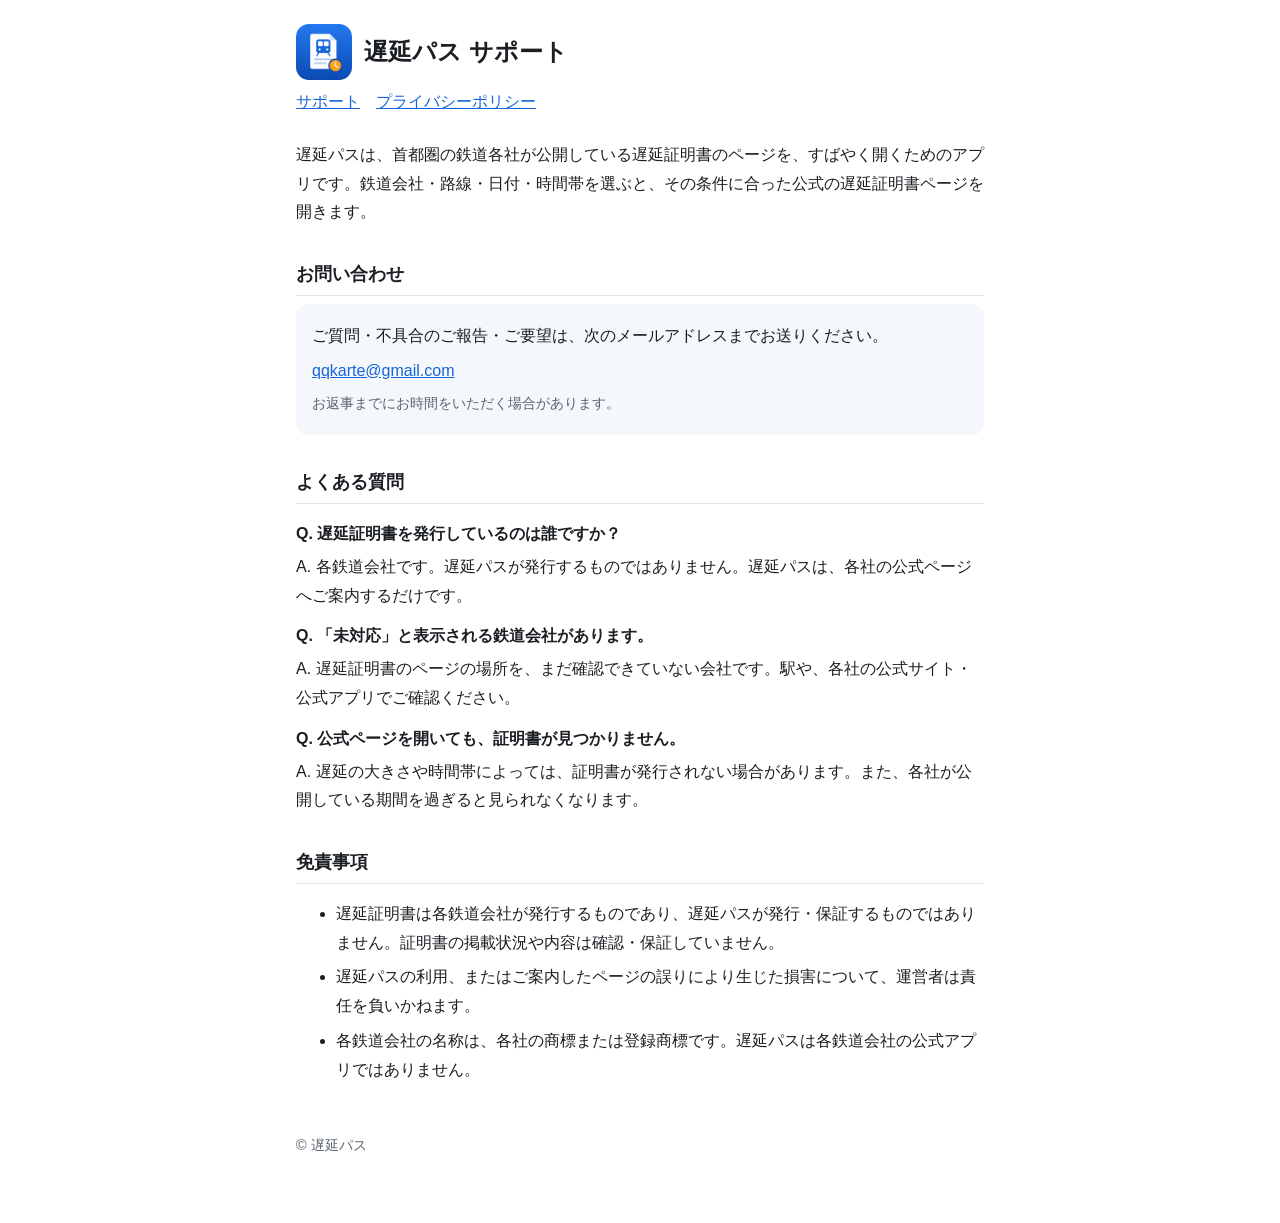
<file: index.html>
<!doctype html>
<html lang="ja">
<head>
<meta charset="utf-8">
<meta name="viewport" content="width=device-width, initial-scale=1">
<title>遅延パス サポート</title>
<meta name="description" content="遅延証明書の公式ページをすばやく開くアプリ「遅延パス」のサポートページです。">
<link rel="icon" href="icon.png">
<link rel="stylesheet" href="style.css">
</head>
<body>
<main>
  <header><img src="icon.png" alt=""><h1>遅延パス サポート</h1></header>
  <nav><a href="./">サポート</a><a href="privacy.html">プライバシーポリシー</a></nav>

  <p>遅延パスは、首都圏の鉄道各社が公開している遅延証明書のページを、すばやく開くためのアプリです。鉄道会社・路線・日付・時間帯を選ぶと、その条件に合った公式の遅延証明書ページを開きます。</p>

  <h2>お問い合わせ</h2>
  <div class="card">
    <p>ご質問・不具合のご報告・ご要望は、次のメールアドレスまでお送りください。</p>
    <p><a href="mailto:qqkarte@gmail.com?subject=%E9%81%85%E5%BB%B6%E3%83%91%E3%82%B9%E3%81%AB%E3%81%A4%E3%81%84%E3%81%A6">qqkarte@gmail.com</a></p>
    <p class="muted">お返事までにお時間をいただく場合があります。</p>
  </div>

  <h2>よくある質問</h2>
  <dl>
    <dt>Q. 遅延証明書を発行しているのは誰ですか？</dt>
    <dd>A. 各鉄道会社です。遅延パスが発行するものではありません。遅延パスは、各社の公式ページへご案内するだけです。</dd>
    <dt>Q. 「未対応」と表示される鉄道会社があります。</dt>
    <dd>A. 遅延証明書のページの場所を、まだ確認できていない会社です。駅や、各社の公式サイト・公式アプリでご確認ください。</dd>
    <dt>Q. 公式ページを開いても、証明書が見つかりません。</dt>
    <dd>A. 遅延の大きさや時間帯によっては、証明書が発行されない場合があります。また、各社が公開している期間を過ぎると見られなくなります。</dd>
  </dl>

  <h2>免責事項</h2>
  <ul>
    <li>遅延証明書は各鉄道会社が発行するものであり、遅延パスが発行・保証するものではありません。証明書の掲載状況や内容は確認・保証していません。</li>
    <li>遅延パスの利用、またはご案内したページの誤りにより生じた損害について、運営者は責任を負いかねます。</li>
    <li>各鉄道会社の名称は、各社の商標または登録商標です。遅延パスは各鉄道会社の公式アプリではありません。</li>
  </ul>

  <footer class="muted">© 遅延パス</footer>
</main>
</body>
</html>
</file>
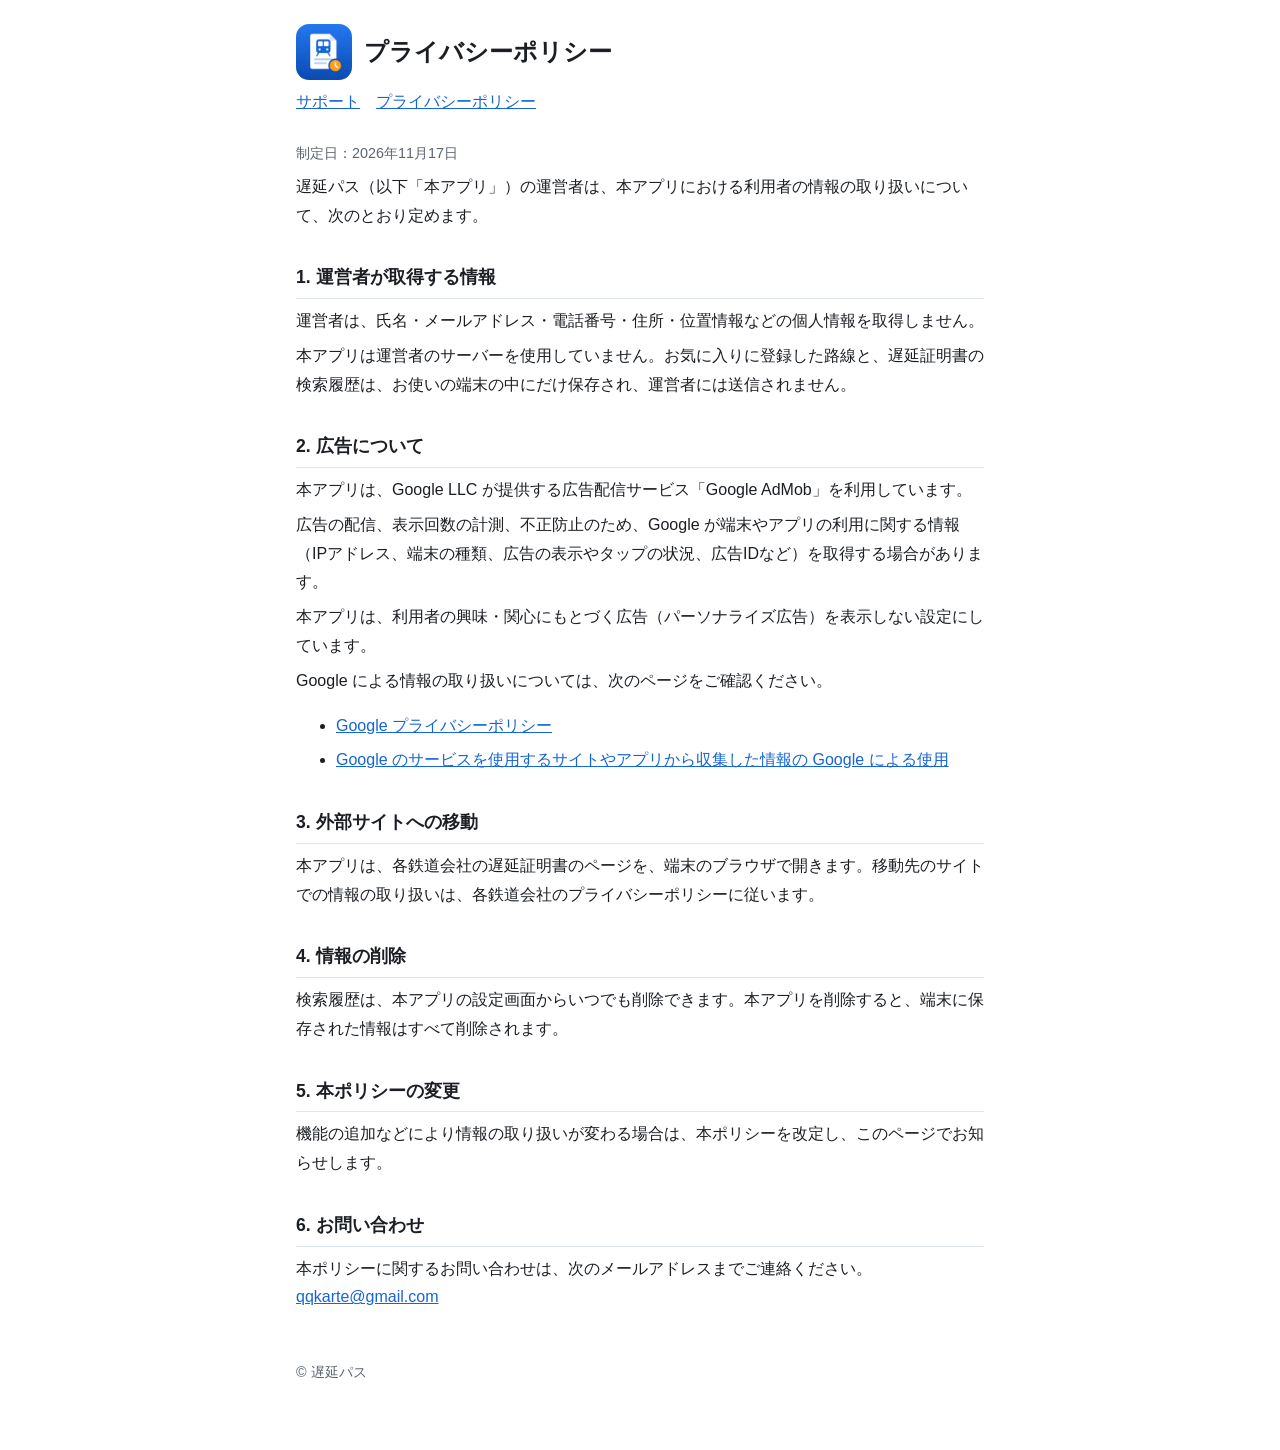
<file: privacy.html>
<!doctype html>
<html lang="ja">
<head>
<meta charset="utf-8">
<meta name="viewport" content="width=device-width, initial-scale=1">
<title>遅延パス プライバシーポリシー</title>
<link rel="icon" href="icon.png">
<link rel="stylesheet" href="style.css">
</head>
<body>
<main>
  <header><img src="icon.png" alt=""><h1>プライバシーポリシー</h1></header>
  <nav><a href="./">サポート</a><a href="privacy.html">プライバシーポリシー</a></nav>

  <p class="muted">制定日：2026年11月17日</p>
  <p>遅延パス（以下「本アプリ」）の運営者は、本アプリにおける利用者の情報の取り扱いについて、次のとおり定めます。</p>

  <h2>1. 運営者が取得する情報</h2>
  <p>運営者は、氏名・メールアドレス・電話番号・住所・位置情報などの個人情報を取得しません。</p>
  <p>本アプリは運営者のサーバーを使用していません。お気に入りに登録した路線と、遅延証明書の検索履歴は、お使いの端末の中にだけ保存され、運営者には送信されません。</p>

  <h2>2. 広告について</h2>
  <p>本アプリは、Google LLC が提供する広告配信サービス「Google AdMob」を利用しています。</p>
  <p>広告の配信、表示回数の計測、不正防止のため、Google が端末やアプリの利用に関する情報（IPアドレス、端末の種類、広告の表示やタップの状況、広告IDなど）を取得する場合があります。</p>
  <p>本アプリは、利用者の興味・関心にもとづく広告（パーソナライズ広告）を表示しない設定にしています。</p>
  <p>Google による情報の取り扱いについては、次のページをご確認ください。</p>
  <ul>
    <li><a href="https://policies.google.com/privacy">Google プライバシーポリシー</a></li>
    <li><a href="https://policies.google.com/technologies/partner-sites">Google のサービスを使用するサイトやアプリから収集した情報の Google による使用</a></li>
  </ul>

  <h2>3. 外部サイトへの移動</h2>
  <p>本アプリは、各鉄道会社の遅延証明書のページを、端末のブラウザで開きます。移動先のサイトでの情報の取り扱いは、各鉄道会社のプライバシーポリシーに従います。</p>

  <h2>4. 情報の削除</h2>
  <p>検索履歴は、本アプリの設定画面からいつでも削除できます。本アプリを削除すると、端末に保存された情報はすべて削除されます。</p>

  <h2>5. 本ポリシーの変更</h2>
  <p>機能の追加などにより情報の取り扱いが変わる場合は、本ポリシーを改定し、このページでお知らせします。</p>

  <h2>6. お問い合わせ</h2>
  <p>本ポリシーに関するお問い合わせは、次のメールアドレスまでご連絡ください。<br><a href="mailto:qqkarte@gmail.com">qqkarte@gmail.com</a></p>

  <footer class="muted">© 遅延パス</footer>
</main>
</body>
</html>
</file>
<file: style.css>
:root { --fg:#1b1f24; --muted:#5b6470; --bg:#ffffff; --card:#f4f7fc; --accent:#1565D8; --border:#dfe5ee; }
@media (prefers-color-scheme: dark) { :root { --fg:#e9edf2; --muted:#a3adba; --bg:#0f141a; --card:#18202a; --accent:#6ea8ff; --border:#2a3440; } }
* { box-sizing: border-box; }
body { margin:0; background:var(--bg); color:var(--fg); font-family: -apple-system, BlinkMacSystemFont, "Hiragino Sans", "Noto Sans JP", "Yu Gothic UI", sans-serif; line-height:1.8; }
main { max-width: 720px; margin: 0 auto; padding: 24px 16px 64px; }
header { display:flex; align-items:center; gap:12px; margin-bottom:8px; }
header img { width:56px; height:56px; border-radius:13px; }
h1 { font-size:1.5rem; margin:0; }
h2 { font-size:1.1rem; margin:32px 0 8px; padding-bottom:4px; border-bottom:1px solid var(--border); }
p, li { margin: 6px 0; }
.muted { color: var(--muted); font-size: .9rem; }
.card { background: var(--card); border-radius: 12px; padding: 12px 16px; }
a { color: var(--accent); word-break: break-all; }
nav { margin: 8px 0 24px; display:flex; gap:16px; flex-wrap:wrap; }
dt { font-weight: 700; margin-top: 12px; }
dd { margin: 4px 0 0 0; }
footer { margin-top: 48px; }
</file>
